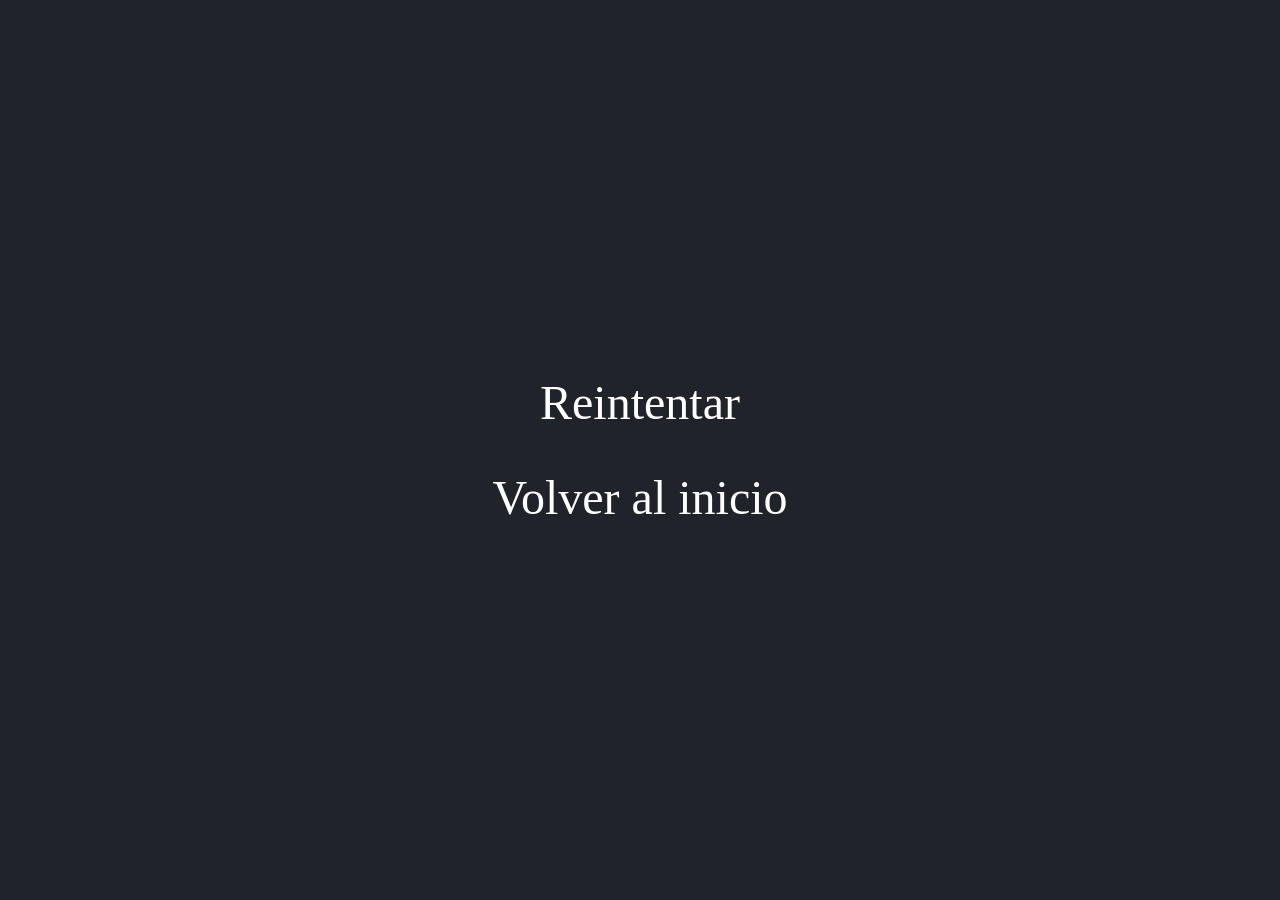
<file: Microrécords/Perder/index.html>
<!DOCTYPE html>
<html lang="es">
<head>
    <meta charset="UTF-8">
    <meta name="viewport" content="width=device-width, initial-scale=1.0">
    <title>Fin del juego</title>
    <link rel="stylesheet" href="estilo.css" />
</head>
<body>
    <div id="notificaciones-logros" class="notificaciones-logros" aria-live="polite" aria-atomic="true"></div>
    <a href="../Visual/Microjuegos/atraparmariposa/index.html"> Reintentar </a>
    <a href="../index.php"> Volver al inicio </a>
    <script src="logros.js"></script>
</body>
</html>
</file>
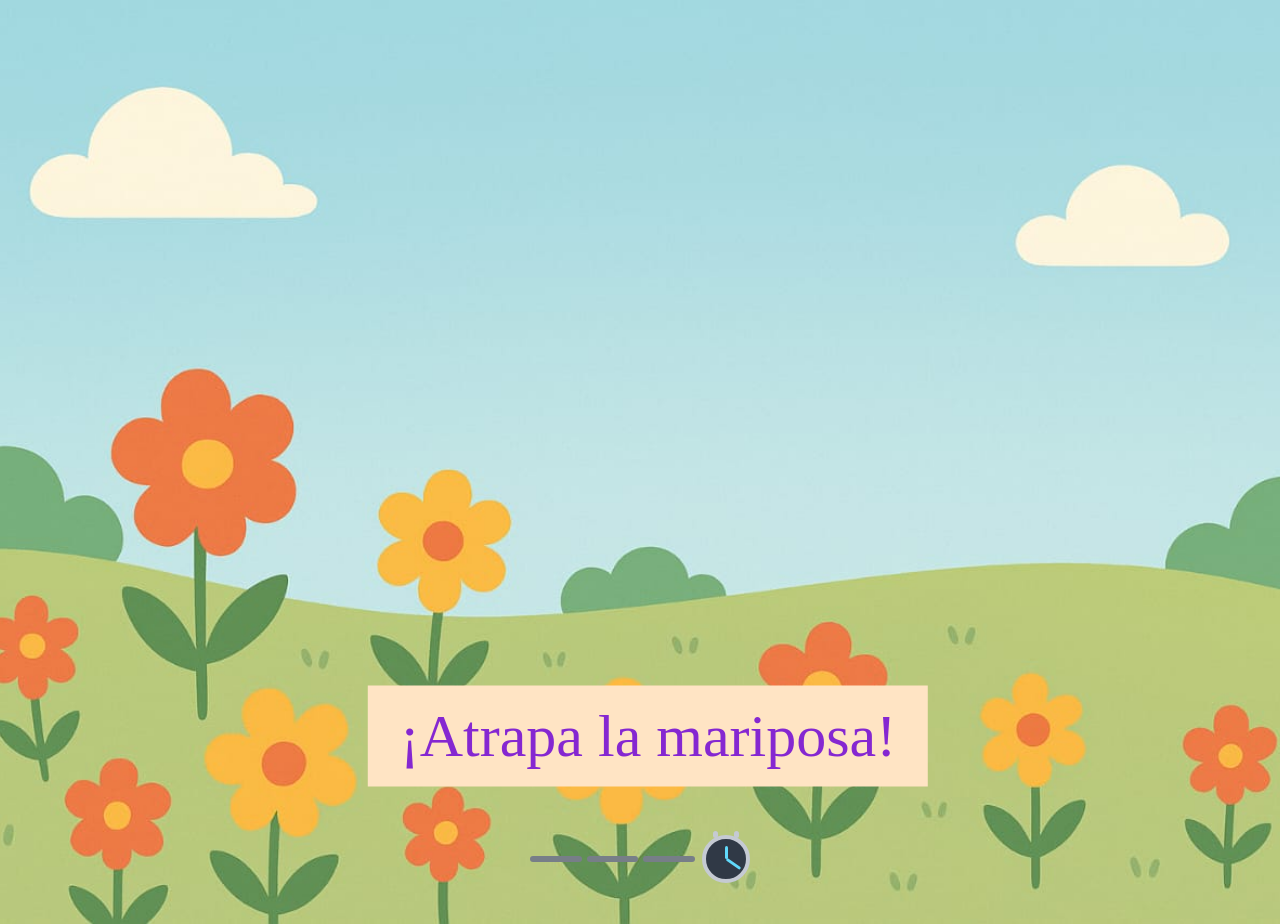
<file: Microrécords/Visual/Microjuegos/atraparmariposa/index.html>
<!DOCTYPE html>
<html lang="es">
<head>
    <meta charset="UTF-8">
    <meta name="viewport" content="width=device-width, initial-scale=1.0">
    <title>Mariposa</title>
    <link rel="stylesheet" href="estilo.css">
    <link rel="stylesheet" href="../Global/temporizador.css?v=5">
</head>
<body>
    <p id="info"></p>

    <div class="Contienevideo">
        <video id="mostrarmicrojuego" src="../../../Recursos/Microjuegos/Global/streve%20corriendo.mp4" autoplay muted playsinline></video>
        <div id="Texto">¡Atrapa la mariposa!</div>
    </div>
    <video id="Perder" src="../../../Recursos/Microjuegos/Global/streve%20tropezando.mp4" muted playsinline></video>
    <img id="Ganar" src="../../../Recursos/Microjuegos/Global/confetti-25%20(1).jpg" alt="¡Ganaste!">
    <div id="temporizador-mecha" class="temporizador-mecha" role="img" aria-label="Reloj del tiempo de juego">
        <div class="mecha">
            <span class="tramo-mecha tramo-1"></span>
            <span class="tramo-mecha tramo-2"></span>
            <span class="tramo-mecha tramo-3"></span>
        </div>
        <div class="reloj">
            <span class="manecilla manecilla-minuto"></span>
            <span class="manecilla manecilla-segundo"></span>
        </div>
    </div>
    <script src="script.js?v=5"></script>
</body>
</html>
</file>
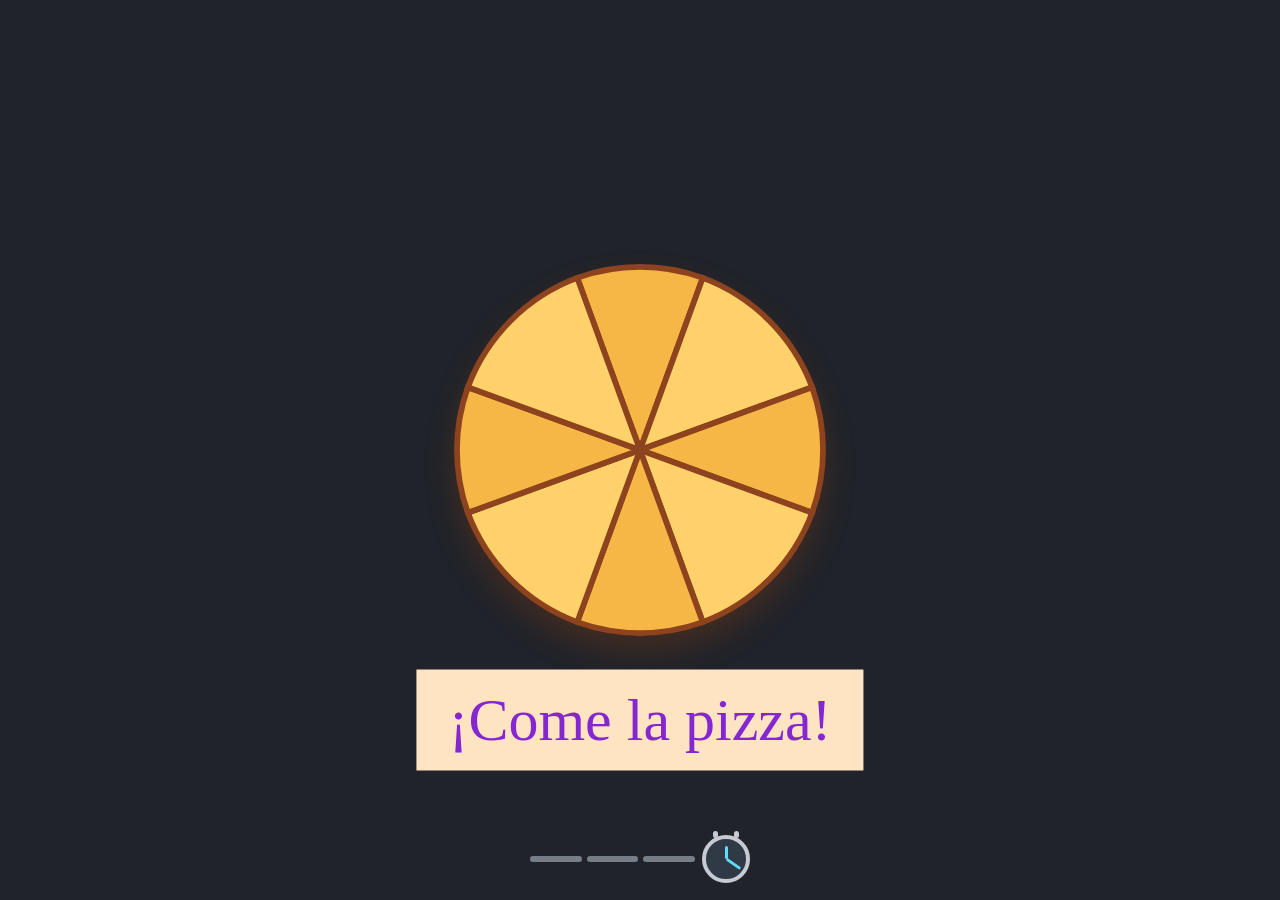
<file: Microrécords/Visual/Microjuegos/comerlapizza/index.html>
<!DOCTYPE html>
<html lang="es">
<head>
  <meta charset="UTF-8">
  <meta name="viewport" content="width=device-width, initial-scale=1.0">
  <title>¡Come la pizza!</title>
  <link rel="stylesheet" href="estilo.css">
  <link rel="stylesheet" href="../Global/temporizador.css?v=5">
</head>
<body>
  <main id="juego" class="juego">
    <svg id="pizza" class="pizza" viewBox="0 0 300 300" role="group" aria-label="Pizza de ocho rebanadas">
      <path class="rebanada tono-1" data-rebanada="1" role="button" tabindex="0" aria-label="Comer rebanada 1" d="M150 150 L106.2 29.9 A130 130 0 0 1 193.8 29.9 Z"/>
      <path class="rebanada tono-2" data-rebanada="2" role="button" tabindex="0" aria-label="Comer rebanada 2" d="M150 150 L193.8 29.9 A130 130 0 0 1 270.1 106.2 Z"/>
      <path class="rebanada tono-1" data-rebanada="3" role="button" tabindex="0" aria-label="Comer rebanada 3" d="M150 150 L270.1 106.2 A130 130 0 0 1 270.1 193.8 Z"/>
      <path class="rebanada tono-2" data-rebanada="4" role="button" tabindex="0" aria-label="Comer rebanada 4" d="M150 150 L270.1 193.8 A130 130 0 0 1 193.8 270.1 Z"/>
      <path class="rebanada tono-1" data-rebanada="5" role="button" tabindex="0" aria-label="Comer rebanada 5" d="M150 150 L193.8 270.1 A130 130 0 0 1 106.2 270.1 Z"/>
      <path class="rebanada tono-2" data-rebanada="6" role="button" tabindex="0" aria-label="Comer rebanada 6" d="M150 150 L106.2 270.1 A130 130 0 0 1 29.9 193.8 Z"/>
      <path class="rebanada tono-1" data-rebanada="7" role="button" tabindex="0" aria-label="Comer rebanada 7" d="M150 150 L29.9 193.8 A130 130 0 0 1 29.9 106.2 Z"/>
      <path class="rebanada tono-2" data-rebanada="8" role="button" tabindex="0" aria-label="Comer rebanada 8" d="M150 150 L29.9 106.2 A130 130 0 0 1 106.2 29.9 Z"/>
    </svg>
  </main>
  <div class="Contienevideo">
    <video id="mostrarmicrojuego" src="../../../Recursos/Microjuegos/Global/streve%20corriendo.mp4" autoplay muted playsinline></video>
    <div id="Texto">¡Come la pizza!</div>
  </div>
  <video id="Perder" src="../../../Recursos/Microjuegos/Global/streve%20tropezando.mp4" muted playsinline></video>
  <img id="Ganar" src="../../../Recursos/Microjuegos/Global/confetti-25%20(1).jpg" alt="¡Ganaste!">
  <div id="temporizador-mecha" class="temporizador-mecha" role="img" aria-label="Reloj del tiempo de juego">
    <div class="mecha">
      <span class="tramo-mecha tramo-1"></span>
      <span class="tramo-mecha tramo-2"></span>
      <span class="tramo-mecha tramo-3"></span>
    </div>
    <div class="reloj">
      <span class="manecilla manecilla-minuto"></span>
      <span class="manecilla manecilla-segundo"></span>
    </div>
  </div>
  <script src="script.js"></script>
</body>
</html>
</file>
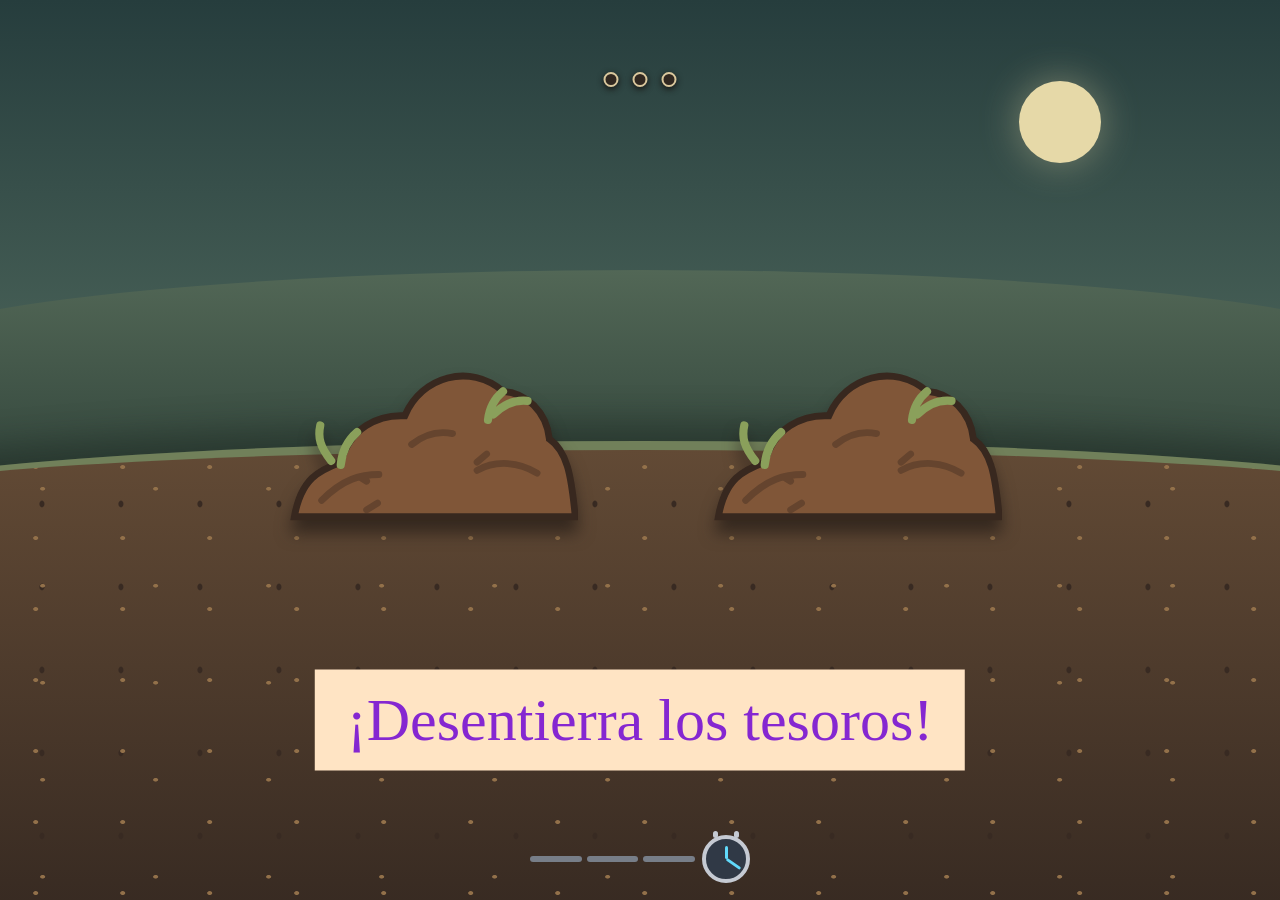
<file: Microrécords/Visual/Microjuegos/desenterrandotesoros/index.html>
<!DOCTYPE html>
<html lang="es">
<head>
  <meta charset="UTF-8">
  <meta name="viewport" content="width=device-width, initial-scale=1.0">
  <title>¡Desentierra los tesoros!</title>
  <link rel="stylesheet" href="estilo.css">
  <link rel="stylesheet" href="../Global/temporizador.css?v=5">
</head>
<body>
  <svg class="recursos-svg" aria-hidden="true">
    <symbol id="monticulo" viewBox="0 0 220 160">
      <path class="tierra" d="M12 142c5-28 18-34 34-40 7-25 27-35 47-34 12-29 48-39 72-18 17 1 32 15 34 35 13 9 16 26 19 57H12Z"/>
      <path d="M32 130c16-16 29-19 42-19m24-22c10-8 20-10 30-8m18 27c14-8 31-6 44 2M65 137l8-5m73-30 7-6m-93 17 5 3" fill="none" stroke="#432f22" stroke-linecap="round" stroke-width="5" opacity=".45"/>
      <path d="M39 101c-8-10-10-17-8-26m15 29c1-11 5-18 12-24m100-13c8-8 16-11 25-10m-29 14c1-9 5-16 11-21" fill="none" stroke="#8aa05b" stroke-linecap="round" stroke-width="6"/>
    </symbol>
  </svg>
  <main id="juego" class="juego">
    <div class="luna" aria-hidden="true"></div>
    <div class="colinas" aria-hidden="true"></div>
    <div class="suelo" aria-hidden="true"></div>
    <div id="rondas" class="rondas" aria-label="Tesoros encontrados: 0 de 3">
      <span class="ronda"></span>
      <span class="ronda"></span>
      <span class="ronda"></span>
    </div>
    <div id="excavaciones" class="excavaciones" aria-label="Cúmulos de tierra">
      <button type="button" class="sitio" aria-label="Excavar cúmulo de tierra">
        <svg class="monticulo" viewBox="0 0 220 160" aria-hidden="true"><use href="#monticulo"></use></svg>
        <svg class="hallazgo piedra" viewBox="0 0 120 100" aria-hidden="true">
          <path d="m18 76 8-32 21-20 28 6 22 23-8 29-35 10-28-4Z"/>
          <path d="m42 45 14-13m14 14 12 16M38 69l19-5" fill="none" stroke="#b8b5a8" stroke-linecap="round" stroke-width="5" opacity=".65"/>
        </svg>
        <svg class="hallazgo tesoro" viewBox="0 0 120 100" aria-hidden="true">
          <path class="cofre-tapa" d="M22 40c0-15 17-25 38-25s38 10 38 25v10H22Z"/>
          <path class="cofre-cuerpo" d="M20 50h80l-8 39H28Z"/>
          <path class="cofre-metal" d="M22 45h76v10H22zm32 0h12v44H54z"/>
          <path class="cofre-cerradura" d="M53 62h14v16H53zm3-7h8v8h-8z"/>
          <circle class="moneda" cx="30" cy="27" r="9"/>
          <circle class="moneda" cx="88" cy="25" r="8"/>
        </svg>
      </button>
      <button type="button" class="sitio" aria-label="Excavar cúmulo de tierra">
        <svg class="monticulo" viewBox="0 0 220 160" aria-hidden="true"><use href="#monticulo"></use></svg>
        <svg class="hallazgo piedra" viewBox="0 0 120 100" aria-hidden="true">
          <path d="m18 76 8-32 21-20 28 6 22 23-8 29-35 10-28-4Z"/>
          <path d="m42 45 14-13m14 14 12 16M38 69l19-5" fill="none" stroke="#b8b5a8" stroke-linecap="round" stroke-width="5" opacity=".65"/>
        </svg>
        <svg class="hallazgo tesoro" viewBox="0 0 120 100" aria-hidden="true">
          <path class="cofre-tapa" d="M22 40c0-15 17-25 38-25s38 10 38 25v10H22Z"/>
          <path class="cofre-cuerpo" d="M20 50h80l-8 39H28Z"/>
          <path class="cofre-metal" d="M22 45h76v10H22zm32 0h12v44H54z"/>
          <path class="cofre-cerradura" d="M53 62h14v16H53zm3-7h8v8h-8z"/>
          <circle class="moneda" cx="30" cy="27" r="9"/>
          <circle class="moneda" cx="88" cy="25" r="8"/>
        </svg>
      </button>
    </div>
    <svg id="pala-rota" class="pala-rota" viewBox="0 0 100 150" role="img" aria-label="Pala rota">
      <path d="m48 14 8 4-24 75-8-3Z" fill="#9b6840" stroke="#503b2b" stroke-width="4"/>
      <path d="m31 85 25 8-14 27c-4 8-13 9-19 5l-8-6c-6-5-7-13-2-19Z" fill="#929497" stroke="#46484b" stroke-width="4"/>
      <path d="m21 119 11-7m0 12 10-7" stroke="#36383a" stroke-linecap="round" stroke-width="5"/>
      <path d="m53 15 9-4" stroke="#503b2b" stroke-linecap="round" stroke-width="6"/>
    </svg>
  </main>
  <div class="Contienevideo">
    <video id="mostrarmicrojuego" src="../../../Recursos/Microjuegos/Global/streve%20corriendo.mp4" autoplay muted playsinline></video>
    <div id="Texto">¡Desentierra los tesoros!</div>
  </div>
  <video id="Perder" src="../../../Recursos/Microjuegos/Global/streve%20tropezando.mp4" muted playsinline></video>
  <img id="Ganar" src="../../../Recursos/Microjuegos/Global/confetti-25%20(1).jpg" alt="¡Ganaste!">
  <div id="temporizador-mecha" class="temporizador-mecha" role="img" aria-label="Reloj del tiempo de juego">
    <div class="mecha">
      <span class="tramo-mecha tramo-1"></span>
      <span class="tramo-mecha tramo-2"></span>
      <span class="tramo-mecha tramo-3"></span>
    </div>
    <div class="reloj">
      <span class="manecilla manecilla-minuto"></span>
      <span class="manecilla manecilla-segundo"></span>
    </div>
  </div>
  <script src="script.js"></script>
</body>
</html>
</file>
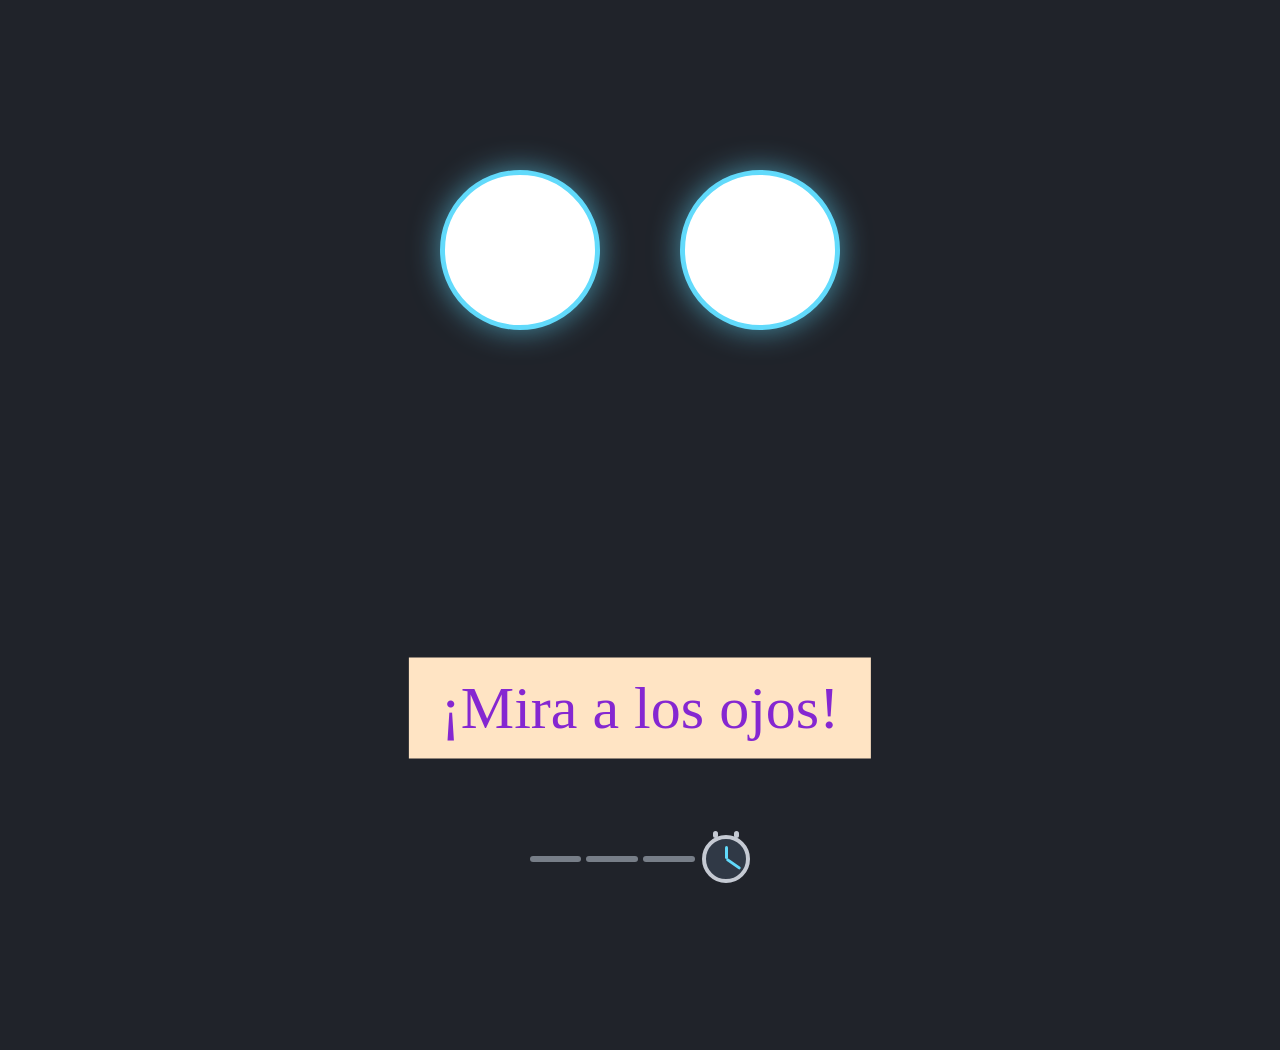
<file: Microrécords/Visual/Microjuegos/duelodemiradas/index.html>
<!DOCTYPE html>
<html lang="es">
<head>
    <meta charset="UTF-8">
    <meta name="viewport" content="width=device-width, initial-scale=1.0">
    <title>Duelo de miradas</title>
    <link rel="stylesheet" href="estilo.css">
    <link rel="stylesheet" href="../Global/temporizador.css?v=5">
</head>
<body>
    <div id="rostro">
        <div id="ojo-izquierdo" class="ojo"></div>
        <div id="ojo-derecho" class="ojo"></div>
    </div>
    <div class="Contienevideo">
        <video id="mostrarmicrojuego" src="../../../Recursos/Microjuegos/Global/streve%20corriendo.mp4" autoplay muted playsinline></video>
        <div id="Texto">¡Mira a los ojos!</div>
    </div>
    <video id="Perder" src="../../../Recursos/Microjuegos/Global/streve%20tropezando.mp4" muted playsinline></video>
    <img id="Ganar" src="../../../Recursos/Microjuegos/Global/confetti-25%20(1).jpg" alt="¡Ganaste!">
    <p id="info"></p>
    <div id="temporizador-mecha" class="temporizador-mecha" role="img" aria-label="Reloj del tiempo de juego">
        <div class="mecha">
            <span class="tramo-mecha tramo-1"></span>
            <span class="tramo-mecha tramo-2"></span>
            <span class="tramo-mecha tramo-3"></span>
        </div>
        <div class="reloj">
            <span class="manecilla manecilla-minuto"></span>
            <span class="manecilla manecilla-segundo"></span>
        </div>
    </div>
    <script src="script.js?v=5"></script>
</body>
</html>
</file>
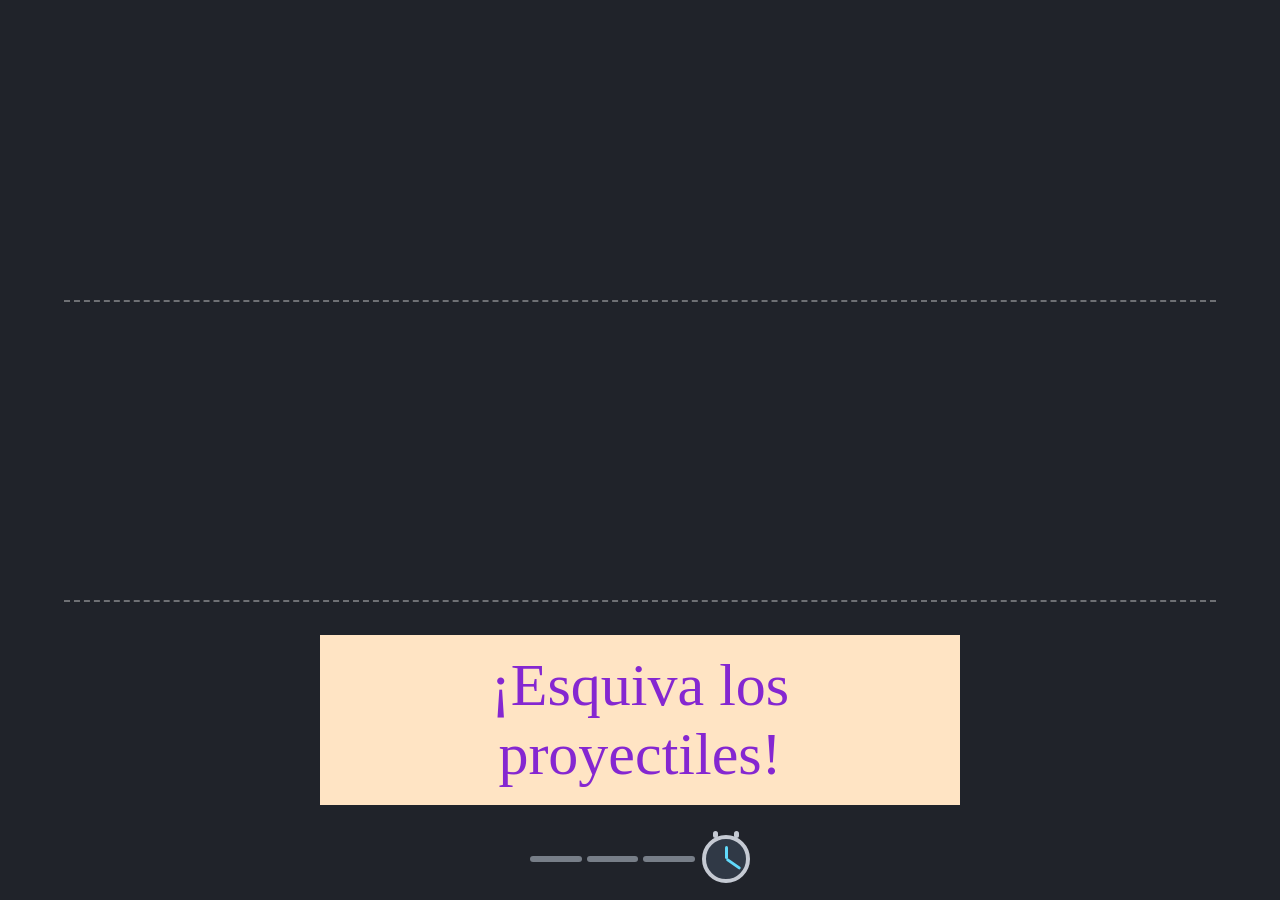
<file: Microrécords/Visual/Microjuegos/esquivalosproyectiles/index.html>
<!DOCTYPE html>
<html lang="es">
<head>
  <meta charset="UTF-8">
  <meta name="viewport" content="width=device-width, initial-scale=1.0">
  <title>¡Esquiva los proyectiles!</title>
  <link rel="stylesheet" href="estilo.css">
  <link rel="stylesheet" href="../Global/temporizador.css?v=5">
</head>
<body>
  <main id="zona-juego" class="zona-juego">
    <div id="precauciones" aria-live="polite">
      <div class="precaucion" aria-label="Zona de peligro">
        <svg viewBox="0 0 48 44" role="img" aria-hidden="true">
          <path d="M24 2 46 41H2Z"/>
          <path d="M24 14v13m0 7v1"/>
        </svg>
      </div>
      <div class="precaucion" aria-label="Zona de peligro">
        <svg viewBox="0 0 48 44" role="img" aria-hidden="true">
          <path d="M24 2 46 41H2Z"/>
          <path d="M24 14v13m0 7v1"/>
        </svg>
      </div>
    </div>
    <div id="proyectiles" aria-hidden="true"></div>
    <p id="estado" class="solo-lectores" role="status"></p>
  </main>
  <div class="Contienevideo">
    <video id="mostrarmicrojuego" src="../../../Recursos/Microjuegos/Global/streve%20corriendo.mp4" autoplay muted playsinline></video>
    <div id="Texto">¡Esquiva los proyectiles!</div>
  </div>
  <video id="Perder" src="../../../Recursos/Microjuegos/Global/streve%20tropezando.mp4" muted playsinline></video>
  <img id="Ganar" src="../../../Recursos/Microjuegos/Global/confetti-25%20(1).jpg" alt="¡Ganaste!">
  <div id="temporizador-mecha" class="temporizador-mecha" role="img" aria-label="Reloj del tiempo de juego">
    <div class="mecha">
      <span class="tramo-mecha tramo-1"></span>
      <span class="tramo-mecha tramo-2"></span>
      <span class="tramo-mecha tramo-3"></span>
    </div>
    <div class="reloj">
      <span class="manecilla manecilla-minuto"></span>
      <span class="manecilla manecilla-segundo"></span>
    </div>
  </div>
  <script src="script.js"></script>
</body>
</html>
</file>
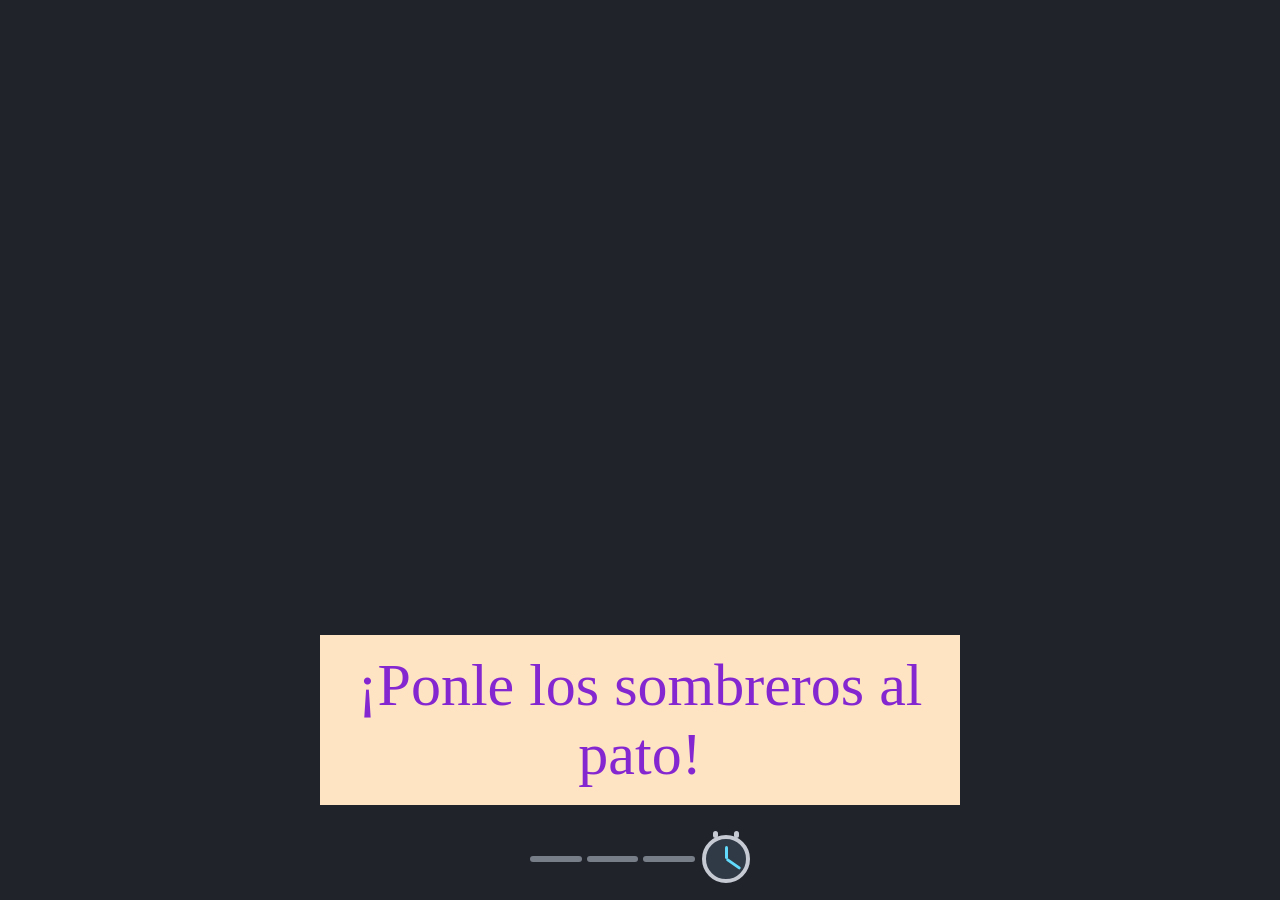
<file: Microrécords/Visual/Microjuegos/torre de sombreros/index.html>
<!DOCTYPE html>
<html lang="es">
<head>
    <meta charset="UTF-8">
    <meta name="viewport" content="width=device-width, initial-scale=1.0">
    <title>Torre de Sombreros</title>
    <link rel="stylesheet" href="estilo.css">
    <link rel="stylesheet" href="../Global/temporizador.css?v=5">
</head>
<body>
    <p id="info"></p>
    <div class="Contienevideo">
        <video id="mostrarmicrojuego" src="../../../Recursos/Microjuegos/Global/streve%20corriendo.mp4" autoplay muted playsinline></video>
        <div id="Texto">¡Ponle los sombreros al pato!</div>
    </div>
    <video id="Perder" src="../../../Recursos/Microjuegos/Global/streve%20tropezando.mp4" muted playsinline></video>
    <img id="Ganar" src="../../../Recursos/Microjuegos/Global/confetti-25%20(1).jpg" alt="¡Ganaste!">
    <div id="temporizador-mecha" class="temporizador-mecha" role="img" aria-label="Reloj del tiempo de juego">
        <div class="mecha">
            <span class="tramo-mecha tramo-1"></span>
            <span class="tramo-mecha tramo-2"></span>
            <span class="tramo-mecha tramo-3"></span>
        </div>
        <div class="reloj">
            <span class="manecilla manecilla-minuto"></span>
            <span class="manecilla manecilla-segundo"></span>
        </div>
    </div>
    <script src="script.js?v=5"></script>
</body>
</html>
</file>
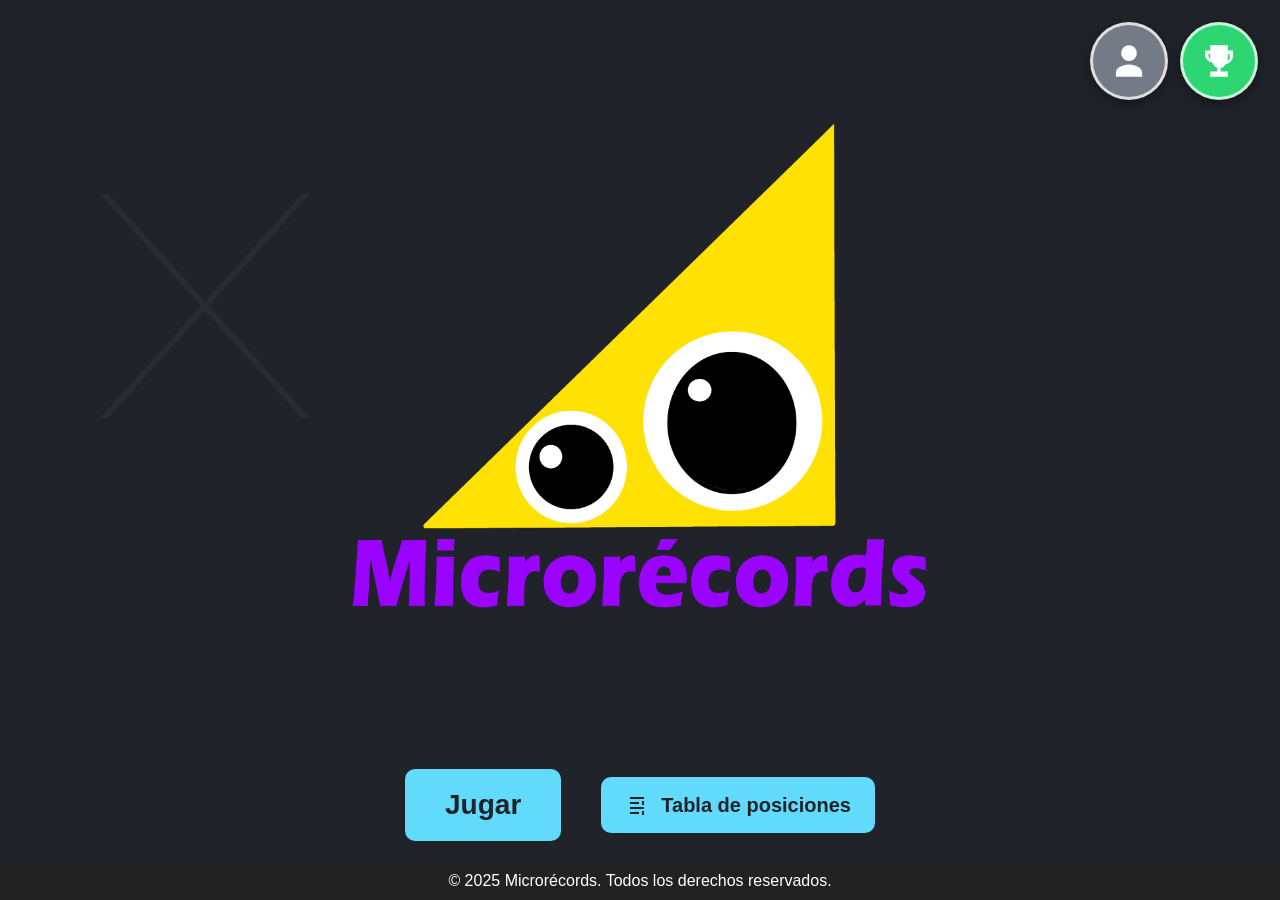
<file: Microrécords/Visual/Menú/menú.html>
<!DOCTYPE html>
<html lang="es">
<head>
  <meta charset="UTF-8" />
  <meta name="viewport" content="width=device-width, initial-scale=1.0" />
  <title>Microrécords</title>
  <link rel="stylesheet" href="estilo.css?v=14" />
</head>
<body>
  <!-- Pantalla de inicio -->
  <div id="estart" class="pantalla">
    <div class="botones-superiores">
      <button type="button" id="cuenta-boton" class="boton-circular boton-cuenta" aria-label="Cuenta" title="Cuenta">
        <svg viewBox="0 0 24 24" aria-hidden="true">
          <path d="M12 12a4.5 4.5 0 1 0 0-9 4.5 4.5 0 0 0 0 9Zm0 2c-4.1 0-7.5 2.1-7.5 4.7V21h15v-2.3c0-2.6-3.4-4.7-7.5-4.7Z" />
        </svg>
      </button>
      <button type="button" id="logros-boton" class="boton-circular boton-logros" aria-label="Logros" title="Logros">
        <svg viewBox="0 0 24 24" aria-hidden="true">
          <path d="M7 3h10v3h3v3a5 5 0 0 1-4.1 4.9A5 5 0 0 1 13 16v2h4v3H7v-3h4v-2a5 5 0 0 1-2.9-3.1A5 5 0 0 1 4 9V6h3zm10 5v3.7A2 2 0 0 0 18 9V8zM6 8v1a2 2 0 0 0 1 1.7V8z" />
        </svg>
      </button>
    </div>
    <div id="logo-secreto" class="logo-secreto">
      <img id="logo" src="../../Recursos/Menú/logomejor.png" alt="Microrécords">
      <span class="hueco-d" aria-hidden="true"></span>
      <img
        id="d-arrastrable"
        src="../../Recursos/Menú/d.png"
        alt="Letra d arrastrable"
        draggable="false"
        tabindex="0"
      >
    </div>
    <span id="zona-secreta" class="zona-secreta" aria-hidden="true">
      <svg class="monticulo-secreto" viewBox="0 0 220 100" aria-hidden="true">
        <path d="M8 92c8-30 30-45 54-45 13-27 43-39 67-28 25-8 54 7 61 34 14 7 21 21 22 39H8Z"/>
        <path d="M43 75c15-12 28-15 42-14m42-20c13-7 26-7 38-2m-5 25 25-5" />
      </svg>
    </span>
    <div id="notificaciones-logros" class="notificaciones-logros" aria-live="polite" aria-atomic="true"></div>
    <span id="mensaje-secreto" class="Y-la-pantalla" role="status" aria-live="polite"></span>
    
    <!-- Botón para comenzar a jugar -->
    <div class="botones-inicio">
      <button id="jugar-boton">Jugar</button>
      <button type="button" id="tabla-posiciones-boton" class="boton-tabla-posiciones" aria-label="Tabla de posiciones" title="Tabla de posiciones">
        <svg viewBox="0 0 24 24" aria-hidden="true">
          <path d="M5 4h14v2H5zm0 5h9v2H5zm0 5h14v2H5zm0 5h9v2H5zM17 8h2v4h-2zm0 10h2v4h-2z" />
        </svg>
        Tabla de posiciones
      </button>
    </div>

  </div>

  <!-- Logros disponibles (presentación estática) -->
  <section id="pantalla-logros" class="pantalla Y-la-pantalla" aria-labelledby="logros-titulo">
    <div class="panel-menu logros-card">
      <h1 id="logros-titulo">Logros</h1>
      <p class="panel-descripcion">Desafíos disponibles y sus criterios de desbloqueo.</p>
      <div class="logros-lista">
        <article class="logro-item" data-logro-id="primeros_pasos">
          <div class="logro-icono" aria-hidden="true">
            <svg viewBox="0 0 24 24"><path d="M7 3h10v3h3v3a5 5 0 0 1-4.1 4.9A5 5 0 0 1 13 16v2h4v3H7v-3h4v-2a5 5 0 0 1-2.9-3.1A5 5 0 0 1 4 9V6h3zm10 5v3.7A2 2 0 0 0 18 9V8zM6 8v1a2 2 0 0 0 1 1.7V8z" /></svg>
          </div>
          <div><h2>Primeros pasos</h2><p>Juega tres microjuegos en total.</p></div>
          <span class="logro-indicador" role="img" aria-label="No desbloqueado" title="No desbloqueado"></span>
        </article>
        <article class="logro-item" data-logro-id="segundos_pasos">
          <div class="logro-icono" aria-hidden="true">
            <svg viewBox="0 0 24 24"><path d="M12 2 14.8 8l6.5.8-4.8 4.5 1.3 6.4L12 16.4l-5.8 3.3 1.3-6.4-4.8-4.5L9.2 8z" /></svg>
          </div>
          <div><h2>Segundos pasos</h2><p>Juega 20 microjuegos en total.</p></div>
          <span class="logro-indicador" role="img" aria-label="No desbloqueado" title="No desbloqueado"></span>
        </article>
        <article class="logro-item" data-logro-id="demasiados_pasos">
          <div class="logro-icono" aria-hidden="true">
            <svg viewBox="0 0 24 24"><path d="M12 12a4.5 4.5 0 1 0 0-9 4.5 4.5 0 0 0 0 9Zm0 2c-4.1 0-7.5 2.1-7.5 4.7V21h15v-2.3c0-2.6-3.4-4.7-7.5-4.7Z" /></svg>
          </div>
          <div><h2>Demasiados pasos</h2><p>Juega 100 microjuegos en total.</p></div>
          <span class="logro-indicador" role="img" aria-label="No desbloqueado" title="No desbloqueado"></span>
        </article>
        <article class="logro-item" data-logro-id="todos_son_mios">
          <div class="logro-icono" aria-hidden="true">
            <svg viewBox="0 0 24 24"><path d="M4 4h16v2H4zm2 4h12v2H6zm-2 4h16v2H4zm2 4h12v2H6zm-2 4h16v2H4z" /></svg>
          </div>
          <div><h2>¡Todos son míos!</h2><p>Juega todos los microjuegos una vez.</p></div>
          <span class="logro-indicador" role="img" aria-label="No desbloqueado" title="No desbloqueado"></span>
        </article>
        <article class="logro-item" data-logro-id="supremitis_aguda">
          <div class="logro-icono" aria-hidden="true">
            <svg viewBox="0 0 24 24"><path d="M12 12a4.5 4.5 0 1 0 0-9 4.5 4.5 0 0 0 0 9Zm0 2c-4.1 0-7.5 2.1-7.5 4.7V21h15v-2.3c0-2.6-3.4-4.7-7.5-4.7Z" /></svg>
          </div>
          <div><h2>Supremitis aguda</h2><p>Llega al puesto 1 al menos una vez.</p></div>
          <span class="logro-indicador" role="img" aria-label="No desbloqueado" title="No desbloqueado"></span>
        </article>
        <article class="logro-item" data-logro-id="desenterrando_secretos" hidden>
          <div class="logro-icono" aria-hidden="true">
            <svg viewBox="0 0 24 24"><path d="M12 2a2 2 0 0 1 2 2v8.2l2.4 2.4a2 2 0 0 1 0 2.8l-1.4 1.4-1.4-1.4 1.4-1.4-2.4-2.4V22h-2v-9.2l-2.4 2.4 1.4 1.4-1.4 1.4-1.4-1.4a2 2 0 0 1 0-2.8L10 12.2V4a2 2 0 0 1 2-2Z"/></svg>
          </div>
          <div><h2>Desenterrando secretos</h2><p>Encuentra el minijuego secreto.</p></div>
          <span class="logro-indicador" role="img" aria-label="No desbloqueado" title="No desbloqueado"></span>
        </article>
      </div>
      <button type="button" id="volver-menu-logros-boton" class="boton-secundario">Volver al menú</button>
    </div>
  </section>

  <!-- Pantalla de Autenticación dentro de la misma página (Iniciar Sesión / Registrarse) -->
  <div id="pantalla-auth" class="pantalla Y-la-pantalla">
    <div class="auth-card">
      <h2 id="auth-titulo">Iniciar Sesión</h2>

      <!-- Pestañas para alternar entre Iniciar Sesión y Registro -->
      <div class="auth-tabs">
        <button type="button" id="tab-login" class="tab-boton activa">Iniciar Sesión</button>
        <button type="button" id="tab-registro" class="tab-boton">Registrarse</button>
      </div>

      <!-- Formulario de Iniciar Sesión -->
      <form id="form-login" class="auth-formulario">
        <div class="grupo-campo">
          <label for="login-usuario">Nombre de Usuario</label>
          <input type="text" id="login-usuario" placeholder="Ingresa tu usuario" required autocomplete="username" />
        </div>
        <div class="grupo-campo">
          <label for="login-password">Contraseña</label>
          <input type="password" id="login-password" placeholder="Ingresa tu contraseña" required autocomplete="current-password" />
        </div>
        <button type="submit" id="btn-login-submit" class="boton-accion">Entrar</button>
      </form>

      <!-- Formulario de Registrarse -->
      <form id="form-registro" class="auth-formulario Y-la-pantalla">
        <div class="grupo-campo">
          <label for="registro-usuario">Nuevo Nombre de Usuario</label>
          <input type="text" id="registro-usuario" placeholder="Elige tu nombre de usuario" required autocomplete="username" />
        </div>
        <div class="grupo-campo">
          <label for="registro-password">Contraseña</label>
          <input type="password" id="registro-password" placeholder="Mínimo 4 caracteres" required autocomplete="new-password" />
        </div>
        <button type="submit" id="btn-registro-submit" class="boton-accion">Crear Cuenta</button>
      </form>

      <!-- Contenedor para mensajes de error o confirmación -->
      <div id="auth-mensaje" class="auth-mensaje Y-la-pantalla"></div>

      <!-- Botón para regresar al menú de inicio -->
      <button type="button" id="volver-menu-auth-boton" class="boton-secundario">Volver al Menú</button>
    </div>
  </div>

  <!-- Pantalla de Cuenta con datos del usuario -->
  <div id="pantalla-cuenta" class="pantalla Y-la-pantalla">
    <div class="cuenta-card">
      <h2>Mi cuenta</h2>
      <p class="saludo-cuenta"><strong id="cuenta-nombre-usuario">Jugador</strong></p>

      <div class="acciones-cuenta">
        <!-- Cerrar sesión conserva la cuenta y sus datos. -->
        <button type="button" id="cerrar-sesion-boton" class="boton-cerrar-sesion">Cerrar Sesión</button>
        
        <button type="button" id="eliminar-cuenta-boton" class="boton-eliminar-cuenta" aria-describedby="aviso-eliminar-cuenta">Eliminar cuenta</button>
      </div>
    </div>

    <!-- Botón en la esquina inferior derecha requerido -->
    <button type="button" id="boton-esquina-derecha" class="boton-esquina-derecha">Volver</button>
  </div>

  <!-- Tabla de posiciones -->
  <div id="pantalla-posiciones" class="pantalla Y-la-pantalla">
    <div class="auth-card tabla-posiciones-card">
      <div id="tabla-posiciones-vista">
        <h2>Tabla de posiciones</h2>
        <p id="tabla-posiciones-mensaje" role="status">Cargando posiciones...</p>
        <table class="tabla-posiciones">
          <thead>
            <tr>
              <th>Puesto</th>
              <th>Jugador</th>
              <th>Récord</th>
            </tr>
          </thead>
          <tbody id="tabla-posiciones-cuerpo"></tbody>
        </table>
      </div>
      <section id="detalle-cuenta-posiciones" class="Y-la-pantalla" aria-labelledby="detalle-cuenta-titulo">
        <h2 id="detalle-cuenta-titulo">Cuenta</h2>
        <p id="detalle-cuenta-mensaje" role="status"></p>
        <div id="detalle-cuenta-contenido" class="Y-la-pantalla">
          <div class="cuenta-detalles">
            <div class="detalle-item">
              <span class="detalle-etiqueta">Nombre:</span>
              <span id="detalle-cuenta-nombre" class="detalle-valor"></span>
            </div>
            <div class="detalle-item">
              <span class="detalle-etiqueta">Puntuación máxima:</span>
              <span id="detalle-cuenta-puntuacion" class="detalle-valor puntuacion-destacada"></span>
            </div>
          </div>
          <div class="cuenta-logros-publicos">
            <h3>Logros conseguidos</h3>
            <div id="detalle-cuenta-logros" class="logros-lista"></div>
          </div>
        </div>
        <button type="button" id="volver-tabla-posiciones-boton" class="boton-secundario">Volver a la tabla</button>
      </section>
      <button type="button" id="volver-menu-posiciones-boton" class="boton-secundario">Volver al menú</button>
    </div>
  </div>

  <!-- Pantalla de Introducción -->
  <div id="introducción" class="Y-la-pantalla">
    <button type="button" id="volver-menu-cinematica-boton" class="boton-volver-cinematica">Volver</button>
    <img id="intro-imagen" src="../../Recursos/Menú/cinemática.jpg" alt="Imagen de Introducción">
    <button id="empezar-juego-boton" class="Y-la-pantalla">Empezar</button>
  </div>

  <audio id="musica" src="../../Recursos/Menú/menú principal microrécords.mp3"></audio>

  <footer style="position: fixed; bottom: 0; left: 0; width: 100%; background: #222; color: white; text-align: center; padding: 10px 0; font-family: sans-serif;">
    © 2025 Microrécords. Todos los derechos reservados.
  </footer>

  <script src="script.js?v=16"></script>
</body>
</html>
</file>
<file: Microrécords/Perder/estilo.css>
body {
  display: flex;
  flex-direction: column; /* coloca los hijos uno debajo del otro */
  justify-content: center;
  align-items: center;
  height: 100vh;          /* ocupa toda la pantalla */
  margin: 0;
  background-color: #20232a;
}

a {
  font-size: 48px;
  color: white;
  margin: 20px;
  text-decoration: none;  /* quita el subrayado */
}
/* centrar todo el contenido de la página */
body {
  display: flex;
  justify-content: center;
  align-items: center;
}

.notificaciones-logros {
  position: fixed;
  top: 24px;
  left: 24px;
  z-index: 10;
  display: grid;
  gap: 12px;
  width: min(440px, calc(100vw - 48px));
  pointer-events: none;
}

.notificacion-logro {
  padding: 20px 24px;
  border: 3px solid #7bed9f;
  border-radius: 16px;
  background: linear-gradient(135deg, #303946, #20232a);
  color: #fff;
  box-shadow: 0 10px 32px rgba(0, 0, 0, 0.55), 0 0 20px rgba(46, 213, 115, 0.35);
  animation: entrada-logro 500ms cubic-bezier(0.2, 0.8, 0.2, 1) both;
}

.notificacion-logro strong {
  display: block;
  margin-bottom: 6px;
  color: #7bed9f;
  font-size: clamp(22px, 5vw, 30px);
}

.notificacion-logro span {
  font-size: 18px;
}

.notificacion-logro.saliendo {
  animation: salida-logro 350ms ease-in both;
}

@keyframes entrada-logro {
  from { opacity: 0; transform: translate(-120%, -12px) scale(0.92); }
  to { opacity: 1; transform: translate(0, 0) scale(1); }
}

@keyframes salida-logro {
  to { opacity: 0; transform: translate(-30px, -10px) scale(0.96); }
}

@media (prefers-reduced-motion: reduce) {
  .notificacion-logro,
  .notificacion-logro.saliendo {
    animation-duration: 1ms;
  }
}
</file>
<file: Microrécords/Visual/Microjuegos/atraparmariposa/estilo.css>
/* Estilo para el cuerpo (contenedor por defecto) */
body {
    /* * ¡CRUCIAL! Define el área de movimiento.
     * position: relative; es necesario para que el cuadrado 
     * se posicione de forma absoluta dentro de él. 
     */
    position: relative; 
    
    /* Ocupar toda la ventana */
    width: 100vw; 
    height: 100vh;
    
    /* Evita barras de desplazamiento si el cuadrado se mueve fuera del borde */
    overflow: hidden; 
    
    /* Estilo de fondo (opcional) */
    background: url("../../../Recursos/Microjuegos/Atrapara_mariposa/fondo%20mariposa.jpg");
     background-size: cover;      
    background-position: center; 
    background-repeat: no-repeat;
    
}

#Mariposa {
    background: url("../../../Recursos/Microjuegos/Atrapara_mariposa/66dcb8453fbb82a96a9a227fa52ed6fb-mariposa-con-alas-azules-y-rosas%20(1).webp");
    background-size: cover;      
    background-position: center; 
    background-repeat: no-repeat;
}

a {
    color: white; /* Hace que el texto del enlace sea blanco */
    font-size: 48px;
}

#mostrarmicrojuego,
#Perder {
    display: none;
    position: fixed;
    top: 0;
    left: 0;
    width: 100vw;
    height: 100vh;
    object-fit: cover;
    z-index: 1000;
}

#Ganar {
    display: none;
    position: fixed;
    top: 0;
    left: 0;
    width: 100vw;
    height: 100vh;
    object-fit: cover;
    z-index: 1000;
}

#Texto {
    position: absolute; /* Posicionamiento relativo al contenedor */
    top: 80%;           /* Centrado vertical */
    left: 50%;          /* Centrado horizontal */
    transform: translate(-50%, -50%); /* Ajuste fino para centrar exactamente */
    color: #8527d1;       /* Color del texto */
    font-size: 60px;    /* Tamaño de la letra */
    z-index: 1200;
    background-color: bisque;
    padding: 1rem 2rem;
    text-align: center;
}

#mostrarmicrojuego {
    display: block;
}

#Texto {
    z-index: 1200;
}
</file>
<file: Microrécords/Visual/Microjuegos/Global/temporizador.css>
.temporizador-mecha {
  position: fixed;
  bottom: max(14px, env(safe-area-inset-bottom));
  left: 50%;
  z-index: 2147483647;
  display: flex;
  align-items: center;
  width: 220px;
  height: 54px;
  transform: translateX(-50%);
  pointer-events: none;
}

.temporizador-mecha[hidden] {
  display: none;
}

.mecha {
  display: flex;
  align-items: center;
  gap: 5px;
  flex: 1;
  padding-right: 7px;
}

.tramo-mecha {
  display: block;
  flex: 1;
  height: 6px;
  border-radius: 6px;
  background-color: #777e88;
  transition: background-color 180ms ease;
}

.fase-1 .tramo-1,
.fase-2 .tramo-1,
.fase-2 .tramo-2,
.fase-3 .tramo-1,
.fase-3 .tramo-2,
.fase-3 .tramo-3 {
  background-color: #ffd166;
}

.reloj {
  position: relative;
  flex: 0 0 48px;
  width: 48px;
  height: 48px;
  box-sizing: border-box;
  border: 4px solid #c5cad3;
  border-radius: 50%;
  background-color: #303946;
  transition: border-color 180ms ease, background-color 180ms ease;
}

.reloj::before,
.reloj::after {
  position: absolute;
  top: -8px;
  width: 5px;
  height: 7px;
  border-radius: 3px;
  background-color: #c5cad3;
  content: "";
}

.reloj::before {
  left: 7px;
}

.reloj::after {
  right: 7px;
}

.manecilla {
  position: absolute;
  bottom: 50%;
  left: calc(50% - 1px);
  width: 3px;
  border-radius: 3px;
  background-color: #61dafb;
  transform-origin: center bottom;
}

.manecilla-minuto {
  height: 13px;
  transform: rotate(0deg);
}

.manecilla-segundo {
  height: 17px;
  transform: rotate(125deg);
}

.activado .reloj {
  border-color: #ffd166;
  background-color: #57412c;
  animation: activar-reloj 220ms ease-in-out 2 alternate;
}

.activado .reloj::before,
.activado .reloj::after {
  background-color: #ffd166;
}

@keyframes activar-reloj {
  to { transform: scale(1.12); }
}

@media (prefers-reduced-motion: reduce) {
  .tramo-mecha,
  .reloj {
    transition: none;
  }

  .activado .reloj {
    animation: none;
  }
}
</file>
<file: Microrécords/Visual/Microjuegos/comerlapizza/estilo.css>
* {
  box-sizing: border-box;
}

body {
  width: 100vw;
  height: 100vh;
  margin: 0;
  overflow: hidden;
  background-color: #20232a;
}

.juego {
  display: flex;
  position: relative;
  flex-direction: column;
  align-items: center;
  justify-content: center;
  width: 100%;
  height: 100%;
  padding: 20px;
  text-align: center;
}

.pizza {
  width: min(58vh, 68vw, 430px);
  height: auto;
  margin: auto;
  overflow: visible;
  filter: drop-shadow(0 16px 14px #71381766);
}

.rebanada {
  stroke: #8c431e;
  stroke-width: 4;
  cursor: pointer;
  transition: opacity 180ms ease, transform 180ms ease;
  transform-box: fill-box;
  transform-origin: center;
}

.tono-1 {
  fill: #f5b846;
}

.tono-2 {
  fill: #ffd16b;
}

.rebanada:hover,
.rebanada:focus-visible {
  fill: #ffe294;
  stroke: #fff4cf;
  outline: none;
}

.rebanada.comida {
  opacity: 0;
  pointer-events: none;
  transform: scale(0.55) rotate(12deg);
}

#mostrarmicrojuego,
#Perder {
  display: none;
  position: fixed;
  top: 0;
  left: 0;
  z-index: 1000;
  width: 100vw;
  height: 100vh;
  object-fit: cover;
}

#mostrarmicrojuego {
  display: block;
}

#Ganar {
  display: none;
  position: fixed;
  top: 0;
  left: 0;
  z-index: 1000;
  width: 100vw;
  height: 100vh;
  object-fit: cover;
}

#Texto {
  position: absolute;
  top: 80%;
  left: 50%;
  z-index: 1200;
  padding: 1rem 2rem;
  transform: translate(-50%, -50%);
  background: bisque;
  color: #8527d1;
  font-size: 60px;
  text-align: center;
}

@media (prefers-reduced-motion: reduce) {
  .rebanada {
    transition: none;
  }
}
</file>
<file: Microrécords/Visual/Microjuegos/desenterrandotesoros/estilo.css>
* {
  box-sizing: border-box;
}

body {
  width: 100vw;
  height: 100vh;
  margin: 0;
  overflow: hidden;
  background: linear-gradient(180deg, #263d3d 0%, #496258 42%, #49382c 43%, #261e1b 100%);
}

.recursos-svg {
  position: absolute;
  width: 0;
  height: 0;
  overflow: hidden;
}

.juego {
  position: relative;
  width: 100%;
  height: 100%;
  overflow: hidden;
  isolation: isolate;
}

.luna {
  position: absolute;
  top: 9%;
  right: 14%;
  width: clamp(44px, 7vw, 82px);
  aspect-ratio: 1;
  border-radius: 50%;
  background: #e6d9a8;
  box-shadow: 0 0 38px #e6d9a866;
}

.colinas {
  position: absolute;
  right: -10%;
  bottom: 47%;
  left: -10%;
  height: 23%;
  border-radius: 50% 50% 0 0 / 42% 42% 0 0;
  background: linear-gradient(180deg, #526756, #34473d);
}

.suelo {
  position: absolute;
  right: -12%;
  bottom: -16%;
  left: -12%;
  height: 67%;
  border-top: 9px solid #71805a;
  border-radius: 50% 50% 0 0 / 10% 10% 0 0;
  background:
    radial-gradient(ellipse at 18% 24%, #93714a 0 2px, transparent 3px),
    radial-gradient(ellipse at 74% 40%, #93714a 0 2px, transparent 3px),
    radial-gradient(ellipse at 48% 65%, #382a22 0 2px, transparent 3px),
    linear-gradient(180deg, #624a35, #332720 85%);
  background-size: 87px 71px, 113px 97px, 79px 83px, auto;
  box-shadow: 0 -18px 34px #1a251e77;
}

.rondas {
  position: absolute;
  top: 8%;
  left: 50%;
  z-index: 2;
  display: flex;
  gap: 14px;
  transform: translateX(-50%);
}

.ronda {
  width: 15px;
  height: 15px;
  border: 2px solid #dac89d;
  border-radius: 50%;
  background: #312820;
  box-shadow: 0 2px 6px #171411;
}

.ronda.encontrada {
  border-color: #ffe28a;
  background: #e0a834;
  box-shadow: 0 0 12px #f6c552aa;
}

.excavaciones {
  position: absolute;
  top: 48%;
  left: 50%;
  z-index: 2;
  display: flex;
  align-items: center;
  justify-content: center;
  gap: clamp(14px, 7vw, 100px);
  width: min(78vw, 760px);
  transform: translate(-50%, -50%);
}

.sitio {
  position: relative;
  display: grid;
  flex: 1 1 0;
  place-items: center;
  min-width: 0;
  aspect-ratio: 220 / 160;
  padding: 0;
  border: 0;
  background: transparent;
  cursor: pointer;
  -webkit-tap-highlight-color: transparent;
}

.sitio:focus-visible {
  outline: 3px solid #f1d88e;
  outline-offset: 6px;
  border-radius: 48%;
}

.monticulo {
  display: block;
  width: 100%;
  max-width: 300px;
  overflow: visible;
  filter: drop-shadow(0 13px 8px #211a15aa);
  transition: transform 140ms ease, filter 140ms ease;
}

.tierra {
  fill: var(--color-tierra, #805638);
  stroke: #38281f;
  stroke-width: 5;
  transition: fill 180ms ease;
}

.sitio.rojizo {
  --color-tierra: #975747;
}

.sitio:not(.excavado):hover .monticulo {
  filter: brightness(1.12) drop-shadow(0 15px 9px #211a15bb);
  transform: translateY(-5px);
}

.hallazgo {
  position: absolute;
  display: none;
  width: 48%;
  height: 62%;
  overflow: visible;
  filter: drop-shadow(0 6px 5px #1e1713aa);
  pointer-events: none;
}

.hallazgo.piedra path:first-child {
  fill: #737b7c;
  stroke: #42494a;
  stroke-width: 5;
}

.hallazgo.tesoro path:first-child {
  fill: #e6aa36;
  stroke: #805321;
  stroke-width: 4;
}

.hallazgo.tesoro .cofre-tapa {
  fill: #bd7624;
  stroke: #70451f;
  stroke-width: 4;
}

.hallazgo.tesoro .cofre-cuerpo {
  fill: #e9af3d;
  stroke: #805321;
  stroke-width: 4;
}

.hallazgo.tesoro .cofre-metal {
  fill: #f5d875;
  stroke: #a77728;
  stroke-width: 2;
}

.hallazgo.tesoro .cofre-cerradura {
  fill: #77502b;
  stroke: #51381f;
  stroke-width: 2;
}

.hallazgo.tesoro .moneda {
  fill: #f6d46e;
  stroke: #996324;
  stroke-width: 3;
}

.sitio.excavado .monticulo {
  display: none;
}

.sitio.excavado .hallazgo.activo {
  display: block;
  animation: revelar-hallazgo 240ms ease-out both;
}

.pala-rota {
  position: absolute;
  right: 7vw;
  bottom: 10%;
  z-index: 4;
  display: none;
  width: clamp(110px, 14vw, 180px);
  height: auto;
  filter: drop-shadow(0 0 3px #fff) drop-shadow(0 0 12px #f4d18c) drop-shadow(0 9px 7px #17120f);
  pointer-events: none;
}

.pala-rota.visible {
  display: block;
  animation: revelar-hallazgo 220ms ease-out both;
}

#mostrarmicrojuego,
#Perder {
  display: none;
  position: fixed;
  top: 0;
  left: 0;
  z-index: 1000;
  width: 100vw;
  height: 100vh;
  object-fit: cover;
}

#mostrarmicrojuego {
  display: block;
}

#Ganar {
  display: none;
  position: fixed;
  top: 0;
  left: 0;
  z-index: 1000;
  width: 100vw;
  height: 100vh;
  object-fit: cover;
}

#Texto {
  position: absolute;
  top: 80%;
  left: 50%;
  z-index: 1200;
  padding: 1rem 2rem;
  transform: translate(-50%, -50%);
  background: bisque;
  color: #8527d1;
  font-size: clamp(2rem, 6vw, 60px);
  text-align: center;
  white-space: nowrap;
}

@keyframes revelar-hallazgo {
  from { opacity: 0; transform: translateY(10px) scale(.8); }
  to { opacity: 1; transform: translateY(0) scale(1); }
}

@media (max-width: 600px) {
  .excavaciones {
    top: 50%;
    width: 94vw;
    gap: 3vw;
  }

  .suelo {
    height: 62%;
  }

  #Texto {
    padding: .8rem 1rem;
    font-size: clamp(1.5rem, 7vw, 2.4rem);
  }
}

@media (prefers-reduced-motion: reduce) {
  .monticulo,
  .tierra {
    transition: none;
  }

  .sitio.excavado .hallazgo.activo,
  .pala-rota.visible {
    animation: none;
  }
}
</file>
<file: Microrécords/Visual/Microjuegos/duelodemiradas/estilo.css>
body {  
  position: relative; 
    
    /* Ocupar toda la ventana */
    width: 100vw; 
    height: 100vh;
    
    /* Evita barras de desplazamiento si el cuadrado se mueve fuera del borde */
    overflow: hidden; 
    
    /* Estilo de fondo (opcional) */
    background-color: #20232a; 
    margin: 0;
    padding: 0;
}

a {
    color: white; /* Hace que el texto del enlace sea blanco */
}

#rostro {
    position: relative; 
    width: 400px; /* Ancho total del área de los ojos */
    height: 200px;
    margin: 150px auto; /* Centra el 'rostro' en la pantalla */
    /* background-color: #333; /* Descomenta para ver el área */
}
/* Estilo base para ambos ojos */
.ojo {
    position: absolute;
    width: 150px; 
    height: 150px; 
    background-color: white;
    border-radius: 50%; 
    top: 50%;
    transform: translateY(-50%);
    border: 5px solid #61dafb;
    cursor: pointer;
    box-shadow: 0 0 30px rgba(97, 218, 251, 0.6);
}
/* Posicionamiento de cada ojo */
#ojo-izquierdo {
    left: 0; 
}
#ojo-derecho {
    right: 0; 
}

#mostrarmicrojuego,
#Perder {
    display: none;
    position: fixed;
    top: 0;
    left: 0;
    width: 100vw;
    height: 100vh;
    object-fit: cover;
    z-index: 1000;
}

#Ganar {
    display: none;
    position: fixed;
    top: 0;
    left: 0;
    width: 100vw;
    height: 100vh;
    object-fit: cover;
    z-index: 1000;
}

#Texto {
    position: absolute; /* Posicionamiento relativo al contenedor */
    top: 62%;           /* Centrado vertical */
    left: 50%;          /* Centrado horizontal */
    transform: translate(-50%, -50%); /* Ajuste fino para centrar exactamente */
    color: #8527d1;       /* Color del texto */
    font-size: 60px;    /* Tamaño de la letra */
    z-index: 1200;
    background-color: bisque;
    padding: 1rem 2rem;
    text-align: center;
}

#mostrarmicrojuego {
    display: block;
}

#Texto {
    z-index: 1200;
}
</file>
<file: Microrécords/Visual/Microjuegos/esquivalosproyectiles/estilo.css>
* {
  box-sizing: border-box;
}

body {
  width: 100vw;
  height: 100vh;
  margin: 0;
  overflow: hidden;
  background-color: #20232a;
}

.zona-juego {
  position: relative;
  width: 100%;
  height: 100%;
  overflow: hidden;
  text-align: center;
}

.zona-juego::before,
.zona-juego::after {
  position: absolute;
  left: 5vw;
  z-index: 1;
  width: 90vw;
  border-top: 2px dashed rgba(255, 255, 255, 0.35);
  content: "";
  pointer-events: none;
}

.zona-juego::before {
  top: 33.3333%;
}

.zona-juego::after {
  top: 66.6667%;
}

.solo-lectores {
  position: absolute;
  width: 1px;
  height: 1px;
  padding: 0;
  overflow: hidden;
  clip: rect(0, 0, 0, 0);
  white-space: nowrap;
  clip-path: inset(50%);
}

.precaucion {
  position: fixed;
  z-index: 3;
  display: none;
  width: clamp(42px, 7vw, 64px);
  height: clamp(40px, 6.5vw, 60px);
  transform: translateY(-50%);
}

.precaucion.visible {
  display: block;
  animation: aparecer 180ms ease-out;
}

.precaucion.izquierda {
  left: 6vw;
}

.precaucion.derecha {
  right: 6vw;
}

.precaucion.arriba {
  top: 16.6667%;
}

.precaucion.centro {
  top: 50%;
}

.precaucion.abajo {
  top: 83.3333%;
}

.precaucion svg {
  width: 100%;
  height: 100%;
  overflow: visible;
  fill: #ffd21f;
  filter: drop-shadow(0 0 12px #ffd21f99);
}

.precaucion svg path + path {
  fill: none;
  stroke: #332a0b;
  stroke-linecap: round;
  stroke-width: 4;
}

.proyectil {
  position: fixed;
  z-index: 2;
  width: 100px;
  height: 12px;
  border-radius: 12px;
  background: linear-gradient(90deg, #fff, #ff553d 40%, #ff9a45);
  box-shadow: 0 0 18px 5px #ff563d99;
  animation-duration: 720ms;
  animation-timing-function: linear;
  animation-fill-mode: both;
}

.proyectil.arriba {
  top: 16.6667%;
}

.proyectil.centro {
  top: 50%;
}

.proyectil.abajo {
  top: 83.3333%;
}

.proyectil.izquierda {
  left: -110px;
  animation-name: disparo-izquierda;
}

.proyectil.derecha {
  right: -110px;
  animation-name: disparo-derecha;
}

#mostrarmicrojuego,
#Perder {
  display: none;
  position: fixed;
  top: 0;
  left: 0;
  z-index: 1000;
  width: 100vw;
  height: 100vh;
  object-fit: cover;
}

#mostrarmicrojuego {
  display: block;
}

#Ganar {
  display: none;
  position: fixed;
  top: 0;
  left: 0;
  z-index: 1000;
  width: 100vw;
  height: 100vh;
  object-fit: cover;
}

#Texto {
  position: absolute;
  top: 80%;
  left: 50%;
  z-index: 1200;
  padding: 1rem 2rem;
  transform: translate(-50%, -50%);
  background: bisque;
  color: #8527d1;
  font-size: 60px;
  text-align: center;
}

@keyframes aparecer {
  from { opacity: 0; scale: .7; }
  to { opacity: 1; scale: 1; }
}

@keyframes disparo-izquierda {
  to { left: calc(100vw + 110px); }
}

@keyframes disparo-derecha {
  to { right: calc(100vw + 110px); }
}

@media (prefers-reduced-motion: reduce) {
  .precaucion.visible {
    animation: none;
  }
}
</file>
<file: Microrécords/Visual/Microjuegos/torre de sombreros/estilo.css>
body {
    align-items: center;
    position: relative; 
    /* Ocupar toda la ventana */
    width: 100vw; 
    height: 100vh;
    /* Evita barras de desplazamiento si el cuadrado se mueve fuera del borde */
    overflow: hidden; 
    /* Estilo de fondo (opcional) */
    background-color: #20232a; 
    margin: 0;
    padding: 0;
    display: flex; 
    flex-direction: column; 
    /* CLAVE 1: Centra horizontalmente los elementos hijos (.sombrero-container, #pato-contenedor, #info) */
    align-items: center; 
    /* CLAVE 2: Centra verticalmente los elementos hijos */
    justify-content: center; 
    /* 'min-height: 100vh' ya no es necesario si usas 'height: 100vh' para forzar la altura. */
}

#info {
    position: absolute;
    top: 20px;
    font-size: 1.2em;
    font-weight: bold;
    width: 100%;
}

a {
    color: white; /* Hace que el texto del enlace sea blanco */
}

/* --- ESTILOS DEL PATO (Contenedor en la parte inferior) --- */
#pato-contenedor {
    position: relative;
    width: 200px;
    height: 200px;
    margin-bottom: 50px;
}

/* El cuerpo del pato (Elemento base) */
.pato {
    position: absolute;
    bottom: 0;
    left: 50%;
    transform: translateX(-50%);
    width: 150px;
    height: 150px;
    background-color: #FFD700;
    border-radius: 50%;
}

/* La cabeza del pato (Pseudo-elemento) */
.pato::before {
    content: '';
    position: absolute;
    top: -60px;
    right: 10px;
    width: 100px;
    height: 100px;
    background-color: #FFD700;
    border-radius: 50%;
}

.sombrero-container {
    /* Define un tamaño para que los sombreros tengan un área donde posicionarse */
    width: 500px; /* Ejemplo de ancho */
    height: 150px; /* Ejemplo de alto */
    /* Asegura que el contenedor de sombreros esté centrado horizontalmente */
    margin-left: auto;
    margin-right: auto;
    /* Da espacio entre el pato y los sombreros */
    margin-top: 50px; 
    position: relative; /* Clave para el posicionamiento relativo de los sombreros iniciales */
}

.sombrero {
    position: absolute; 
    cursor: grab;
    z-index: 10;
    transition: none; 
}

/* Sombrero #1: Cuadrado Rojo */
.sombrero-rojo {
    width: 80px;
    height: 80px;
    background-color: #ff5252;
    top: 50px; 
    top: 50px; 
    left: 50px; 
}

/* Sombrero #2: Círculo Azul */
.sombrero-azul {
    width: 100px;
    height: 30px;
    background-color: #448aff;
    border-radius: 50% / 10px;
    top: 70px;
    left: 200px; /* Centrado dentro de .sombrero-container */
}

/* Sombrero #3: Triángulo Verde */
.sombrero-verde {
    width: 90px;
    height: 90px;
    background-color: #69f0ae;
    clip-path: polygon(50% 0%, 0% 100%, 100% 100%);
    top: 30px;
    left: 380px; /* Posición inicial en el borde derecho de .sombrero-container */
}

#mostrarmicrojuego,
#Perder {
    display: none;
    position: fixed;
    top: 0;
    left: 0;
    width: 100vw;
    height: 100vh;
    object-fit: cover;
    z-index: 1000;
}

#Ganar {
    display: none;
    position: fixed;
    top: 0;
    left: 0;
    width: 100vw;
    height: 100vh;
    object-fit: cover;
    z-index: 1000;
}

#Texto {
    position: absolute; /* Posicionamiento relativo al contenedor */
    top: 80%;           /* Centrado vertical */
    left: 50%;          /* Centrado horizontal */
    transform: translate(-50%, -50%); /* Ajuste fino para centrar exactamente */
    color: #8527d1;       /* Color del texto */
    font-size: 60px;    /* Tamaño de la letra */
    z-index: 1200;
    background-color: bisque;
    padding: 1rem 2rem;
    text-align: center;
}

#mostrarmicrojuego {
    display: block;
}

#Texto {
    z-index: 1200;
}
</file>
<file: Microrécords/Visual/Menú/estilo.css>
body {
  font-family: Arial, sans-serif;
  text-align: center;
  background-color: #20232a;
  color: white;
  margin: 0;
  padding: 0;
}

#estart {
  font-size: 50px;
  color: rgb(255, 230, 0);
  text-shadow: #57b2eb 5px 5px;
}

.pantalla {
  display: flex;
  flex-direction: column;
  justify-content: center;
  align-items: center;
  min-height: 100vh;
  box-sizing: border-box;
  padding: 20px;
}

button {
  background-color: #61dafb;
  border: none;
  padding: 20px 40px;
  margin: 10px;
  border-radius: 10px;
  cursor: pointer;
  font-size: 28px;
  transition: 0.3s;
  color: #20232a;
  font-weight: bold;
}

button:hover {
  background-color: #21a1f1;
}

.Y-la-pantalla {
  display: none !important;
}

#introducción {
  display: flex;
  flex-direction: column; 
  justify-content: center;
  align-items: center;
  gap: 30px; 
  background-color: #20232a; 
}

#intro-imagen {
  max-width: 80%; 
  max-height: 80vh; 
  object-fit: contain; 
  border-radius: 15px;
  box-shadow: 0 0 30px rgba(97, 218, 251, 0.6);
}

#empezar-juego-boton {
  font-size: 24px;
  padding: 15px 30px;
}

.boton-volver-cinematica {
  position: absolute;
  top: 20px;
  left: 20px;
  z-index: 1;
  padding: 12px 24px;
  font-size: 18px;
}

#logo {
  width: 100%;
  max-width: 90vw;
  display: block; /* hace que se comporte como bloque para centrar */
  height: 100%;
  margin: 0;
  object-fit: contain;
}

.logo-secreto {
  position: relative;
  width: min(700px, 90vw);
  aspect-ratio: 4264 / 4239;
  margin: 0 auto;
  isolation: isolate;
}

.hueco-d {
  position: absolute;
  top: 70.2%;
  left: 77.1%;
  z-index: 1;
  width: 8.1%;
  height: 10.4%;
  background: #20232a;
  pointer-events: none;
}

#d-arrastrable {
  position: absolute;
  top: 67.2%;
  left: 70.9%;
  z-index: 3;
  width: 20.6%;
  height: auto;
  touch-action: none;
  user-select: none;
  -webkit-user-drag: none;
  cursor: inherit;
}

.zona-secreta {
  position: fixed;
  top: 34%;
  left: 16vw;
  z-index: 2;
  display: block;
  width: clamp(190px, 22vw, 280px);
  aspect-ratio: 1.25;
  background:
    linear-gradient(132deg, transparent 48.8%, #292c33 49.5%, #292c33 50.5%, transparent 51.2%),
    linear-gradient(48deg, transparent 48.8%, #292c33 49.5%, #292c33 50.5%, transparent 51.2%);
  pointer-events: none;
  transform: translate(-50%, -50%);
}

#estart.secreto-arrastrando #d-arrastrable {
  z-index: 1002;
}

.monticulo-secreto {
  position: absolute;
  left: 10%;
  bottom: 4%;
  width: 80%;
  height: 46%;
  fill: #20232a;
  stroke: #343841;
  stroke-width: 3;
  stroke-linecap: round;
  stroke-linejoin: round;
  opacity: 0;
  transform: scaleY(0.1);
  transform-origin: bottom;
}

#d-arrastrable {
  transform-origin: 22% 82%;
}

#estart.animacion-secreta .monticulo-secreto {
  animation: aparecer-monticulo 1500ms 250ms ease-out both;
}

#estart.animacion-secreta #d-arrastrable {
  animation: cavar-secreto 1500ms ease-in-out both;
}

@keyframes aparecer-monticulo {
  0% { opacity: 0; transform: scaleY(0.1); }
  55% { opacity: 1; transform: scaleY(1.08); }
  100% { opacity: 1; transform: scaleY(1); }
}

@keyframes cavar-secreto {
  0% { transform: rotate(0) translateY(0); }
  15%, 40%, 65% { transform: rotate(-24deg) translateY(10px); }
  28%, 53%, 78% { transform: rotate(22deg) translateY(-4px); }
  100% { transform: rotate(0) translateY(0); }
}

.notificaciones-logros {
  position: fixed;
  top: 24px;
  left: 24px;
  z-index: 1100;
  display: grid;
  gap: 12px;
  width: min(440px, calc(100vw - 48px));
  pointer-events: none;
  text-shadow: none;
}

.notificacion-logro {
  padding: 20px 24px;
  border: 3px solid #7bed9f;
  border-radius: 16px;
  background: linear-gradient(135deg, #303946, #20232a);
  color: #fff;
  text-shadow: none;
  box-shadow: 0 10px 32px rgba(0, 0, 0, 0.55), 0 0 20px rgba(46, 213, 115, 0.35);
  animation: entrada-logro 500ms cubic-bezier(0.2, 0.8, 0.2, 1) both;
}

.notificacion-logro strong {
  display: block;
  margin-bottom: 6px;
  color: #7bed9f;
  font-size: clamp(22px, 5vw, 30px);
  text-shadow: none;
}

.notificacion-logro span {
  font-size: 18px;
  text-shadow: none;
}

.notificacion-logro.saliendo {
  animation: salida-logro 350ms ease-in both;
}

@keyframes entrada-logro {
  from { opacity: 0; transform: translate(-120%, -12px) scale(0.92); }
  to { opacity: 1; transform: translate(0, 0) scale(1); }
}

@keyframes salida-logro {
  to { opacity: 0; transform: translate(-30px, -10px) scale(0.96); }
}

@media (max-width: 900px) {
  .zona-secreta {
    top: 34%;
    left: 50%;
    width: clamp(180px, 48vw, 240px);
  }
}

@media (prefers-reduced-motion: reduce) {
  .notificacion-logro,
  .notificacion-logro.saliendo {
    animation-duration: 1ms;
  }
}

/* ==========================================================================
   ESTILOS PARA BOTONES PRINCIPALES Y CUENTA
   ========================================================================== */

/* Botones de cuenta y tabla de posiciones */
.botones-superiores {
  position: fixed;
  top: 22px;
  right: 22px;
  z-index: 1000;
  display: flex;
  align-items: center;
  gap: 12px;
}

.boton-circular {
  box-sizing: border-box;
  display: flex;
  align-items: center;
  justify-content: center;
  width: 78px;
  height: 78px;
  padding: 15px;
  margin: 0;
  border: 3px solid rgba(255, 255, 255, 0.75);
  border-radius: 50%;
  color: white;
  box-shadow: 0 4px 14px rgba(0, 0, 0, 0.4);
}

.boton-circular svg {
  width: 100%;
  height: 100%;
  fill: currentColor;
}

.boton-cuenta {
  background-color: #747b86;
}

.boton-cuenta:hover {
  background-color: #8b929d;
}

.boton-logros {
  background-color: #2ed573;
  cursor: pointer;
}

.boton-logros:hover {
  background-color: #26bd64;
}

.boton-logros svg {
  width: 100%;
  height: 100%;
}

.panel-menu {
  width: min(760px, 100%);
  max-height: calc(100vh - 48px);
  overflow-y: auto;
  padding: 32px;
  border: 3px solid #61dafb;
  border-radius: 18px;
  background-color: #282c34;
  box-shadow: 0 0 35px rgba(97, 218, 251, 0.25);
  box-sizing: border-box;
  text-align: left;
}

.panel-menu h1 {
  margin: 0;
  color: #ffd700;
  font-size: clamp(28px, 5vw, 38px);
  text-align: center;
  text-shadow: #57b2eb 2px 2px;
}

.panel-descripcion {
  margin: 10px 0 24px;
  color: #c5cad3;
  font-size: 16px;
  text-align: center;
}

.logros-lista {
  display: grid;
  gap: 14px;
}

.logro-item {
  display: flex;
  align-items: center;
  gap: 16px;
  padding: 16px;
  border: 1px solid #454d5b;
  border-radius: 12px;
  background-color: #1e2127;
}

#pantalla-logros .logro-item[hidden] {
  display: flex !important;
  visibility: hidden;
  pointer-events: none;
}

.logro-icono {
  display: grid;
  flex: 0 0 52px;
  width: 52px;
  height: 52px;
  place-items: center;
  border-radius: 12px;
  background: rgba(97, 218, 251, 0.14);
  color: #61dafb;
}

.logro-icono svg {
  width: 28px;
  height: 28px;
  fill: currentColor;
}

.logro-item > div {
  flex: 1;
  min-width: 0;
}

.logro-item h2 {
  margin: 0 0 5px;
  color: white;
  font-size: 20px;
}

.logro-item p {
  margin: 0;
  color: #abb2bf;
  font-size: 15px;
  line-height: 1.4;
}

.logro-indicador {
  display: block;
  flex: 0 0 24px;
  width: 24px;
  height: 24px;
  border: 3px solid #9299a5;
  border-radius: 50%;
  background: #454d5b;
  box-shadow: inset 0 0 0 4px #1e2127;
}

.logro-indicador.desbloqueado {
  border-color: #7bed9f;
  background: #2ed573;
  box-shadow: 0 0 14px rgba(46, 213, 115, 0.65);
}

.panel-menu > .boton-secundario {
  display: block;
  width: 100%;
}

.boton-tabla-posiciones {
  display: flex;
  align-items: center;
  gap: 12px;
  padding: 16px 24px;
  background-color: #61dafb;
  font-size: 20px;
}

.boton-tabla-posiciones:hover {
  background-color: #21a1f1;
}

.boton-tabla-posiciones svg {
  width: 24px;
  height: 24px;
  fill: currentColor;
}

/* Contenedor del botón "Jugar" */
.botones-inicio {
  display: flex;
  flex-direction: row;
  justify-content: center;
  align-items: center;
  gap: 20px;
  flex-wrap: wrap;
  margin-top: 15px;
}

/* ==========================================================================
   TARJETAS PARA AUTENTICACIÓN Y CUENTA
   ========================================================================== */

.auth-card,
.cuenta-card {
  background-color: #282c34;
  border: 3px solid #61dafb;
  border-radius: 16px;
  padding: 35px 40px;
  width: 100%;
  max-width: 480px;
  box-shadow: 0 0 35px rgba(97, 218, 251, 0.35);
  box-sizing: border-box;
  text-align: center;
}

.auth-card h2,
.cuenta-card h2 {
  margin-top: 0;
  font-size: 36px;
  color: #ffd700;
  text-shadow: #57b2eb 2px 2px;
}

/* Pestañas para cambiar entre Iniciar Sesión y Registro */
.auth-tabs {
  display: flex;
  justify-content: center;
  gap: 12px;
  margin-bottom: 25px;
  border-bottom: 2px solid #3e4451;
  padding-bottom: 12px;
}

.tab-boton {
  background: transparent;
  color: #61dafb;
  border: 2px solid #61dafb;
  padding: 10px 20px;
  font-size: 18px;
  border-radius: 8px;
  cursor: pointer;
  margin: 0;
}

.tab-boton.activa {
  background-color: #61dafb;
  color: #20232a;
}

/* Formularios */
.auth-formulario {
  display: flex;
  flex-direction: column;
  gap: 18px;
  text-align: left;
}

.grupo-campo {
  display: flex;
  flex-direction: column;
  gap: 6px;
}

.grupo-campo label {
  color: #61dafb;
  font-weight: bold;
  font-size: 16px;
}

.grupo-campo input {
  padding: 12px 14px;
  border-radius: 8px;
  border: 1px solid #61dafb;
  background-color: #1e2127;
  color: white;
  font-size: 16px;
  outline: none;
  box-sizing: border-box;
  transition: border-color 0.2s, box-shadow 0.2s;
}

.grupo-campo input:focus {
  border-color: #ffd700;
  box-shadow: 0 0 10px rgba(255, 215, 0, 0.5);
}

/* Botones de acción dentro de los formularios */
.boton-accion {
  margin: 10px 0 0 0;
  padding: 14px 20px;
  font-size: 22px;
  width: 100%;
}

.boton-secundario {
  background-color: #4b5263;
  color: white;
  font-size: 18px;
  padding: 10px 20px;
  width: 100%;
  margin: 15px 0 0 0;
}

.boton-secundario:hover {
  background-color: #5c6375;
}

/* Mensajes de feedback (Error y Éxito) */
.auth-mensaje {
  margin-top: 15px;
  padding: 12px 16px;
  border-radius: 8px;
  font-size: 16px;
  font-weight: bold;
}

.auth-mensaje.error {
  background-color: rgba(255, 71, 87, 0.25);
  border: 1px solid #ff4757;
  color: #ff6b81;
}

.auth-mensaje.exito {
  background-color: rgba(46, 213, 115, 0.25);
  border: 1px solid #2ed573;
  color: #7bed9f;
}

/* ==========================================================================
   ESTILOS DE LA PANTALLA DE CUENTA
   ========================================================================== */

.saludo-cuenta {
  font-size: 24px;
  color: #fff;
  margin: 10px 0 20px 0;
}

.saludo-cuenta strong {
  color: #61dafb;
}

.cuenta-detalles {
  display: flex;
  flex-direction: column;
  gap: 15px;
  background-color: #1e2127;
  padding: 20px;
  border-radius: 10px;
  border: 1px solid #3e4451;
  margin-bottom: 25px;
}

.cuenta-logros-publicos {
  margin-top: 24px;
}

.cuenta-logros-publicos h3 {
  margin: 0 0 14px;
  color: #ffd700;
  font-size: 22px;
}

.logros-vacios {
  color: #abb2bf;
  text-align: left;
}

.detalle-item {
  display: flex;
  justify-content: space-between;
  align-items: center;
  font-size: 18px;
  border-bottom: 1px solid #2c313a;
  padding-bottom: 10px;
}

.detalle-item:last-child {
  border-bottom: none;
  padding-bottom: 0;
}

.detalle-etiqueta {
  color: #abb2bf;
}

.detalle-valor {
  font-weight: bold;
  color: #ffffff;
}

.puntuacion-destacada {
  color: #ffd700;
  font-size: 28px;
  text-shadow: 0 0 10px rgba(255, 215, 0, 0.7);
}

.boton-cerrar-sesion {
  background-color: #4b5263;
  color: white;
  font-size: 18px;
  padding: 12px 25px;
  width: 100%;
  margin: 10px 0 0 0;
  border: 2px solid #61dafb;
}

.boton-cerrar-sesion:hover {
  background-color: #5c6375;
}

.aviso-eliminar-cuenta {
  margin: 20px 0 6px;
  color: #ff9aa5;
  font-size: 14px;
  line-height: 1.5;
}

.boton-eliminar-cuenta {
  width: 100%;
  margin: 0;
  padding: 12px 25px;
  border: 2px solid #ff6b81;
  background-color: #8f1d2c;
  color: white;
  font-size: 18px;
}

.boton-eliminar-cuenta:hover {
  background-color: #c6283d;
}

.boton-eliminar-cuenta:disabled {
  cursor: wait;
  opacity: 0.65;
}

/* Botón ubicado exactamente en la esquina inferior derecha */
.boton-esquina-derecha {
  position: fixed;
  bottom: 50px;
  right: 30px;
  background-color: #61dafb;
  color: #20232a;
  font-weight: bold;
  padding: 16px 36px;
  font-size: 22px;
  border-radius: 12px;
  box-shadow: 0 4px 20px rgba(0, 0, 0, 0.6);
  z-index: 1000;
  cursor: pointer;
  border: 2px solid #ffffff;
  transition: transform 0.2s, background-color 0.2s;
  margin: 0;
}

.boton-esquina-derecha:hover {
  background-color: #21a1f1;
  transform: scale(1.06);
}

.tabla-posiciones-card {
  max-width: 720px;
}

.tabla-posiciones {
  width: 100%;
  border-collapse: collapse;
  margin: 20px 0;
  color: white;
}

.tabla-posiciones th,
.tabla-posiciones td {
  padding: 12px;
  border-bottom: 1px solid #3e4451;
  text-align: left;
}

.tabla-posiciones th {
  color: #61dafb;
}

.boton-seleccionar-cuenta {
  margin: 0;
  padding: 4px 8px;
  background: transparent;
  color: #61dafb;
  font-size: 16px;
  text-align: left;
}

.boton-seleccionar-cuenta:hover {
  background: transparent;
  color: #ffd700;
  text-decoration: underline;
}

.tabla-posiciones-card #detalle-cuenta-logros .logro-item {
  text-align: left;
}

.tabla-posiciones th:first-child,
.tabla-posiciones td:first-child,
.tabla-posiciones th:last-child,
.tabla-posiciones td:last-child {
  text-align: center;
}

@media (max-width: 600px) {
  .botones-superiores {
    top: 14px;
    right: 14px;
  }

  .boton-circular {
    width: 62px;
    height: 62px;
    padding: 12px;
  }

  .panel-menu {
    max-height: calc(100vh - 32px);
    padding: 22px 16px;
  }

  .logro-item {
    gap: 10px;
    padding: 12px;
  }

  .logro-icono {
    flex-basis: 42px;
    width: 42px;
    height: 42px;
  }

  .logro-icono svg {
    width: 24px;
    height: 24px;
  }

  .logro-indicador {
    flex-basis: 20px;
    width: 20px;
    height: 20px;
  }
}

.tabla-posiciones-card #detalle-cuenta-logros .logro-item > div {
  flex: 1;
}
</file>
